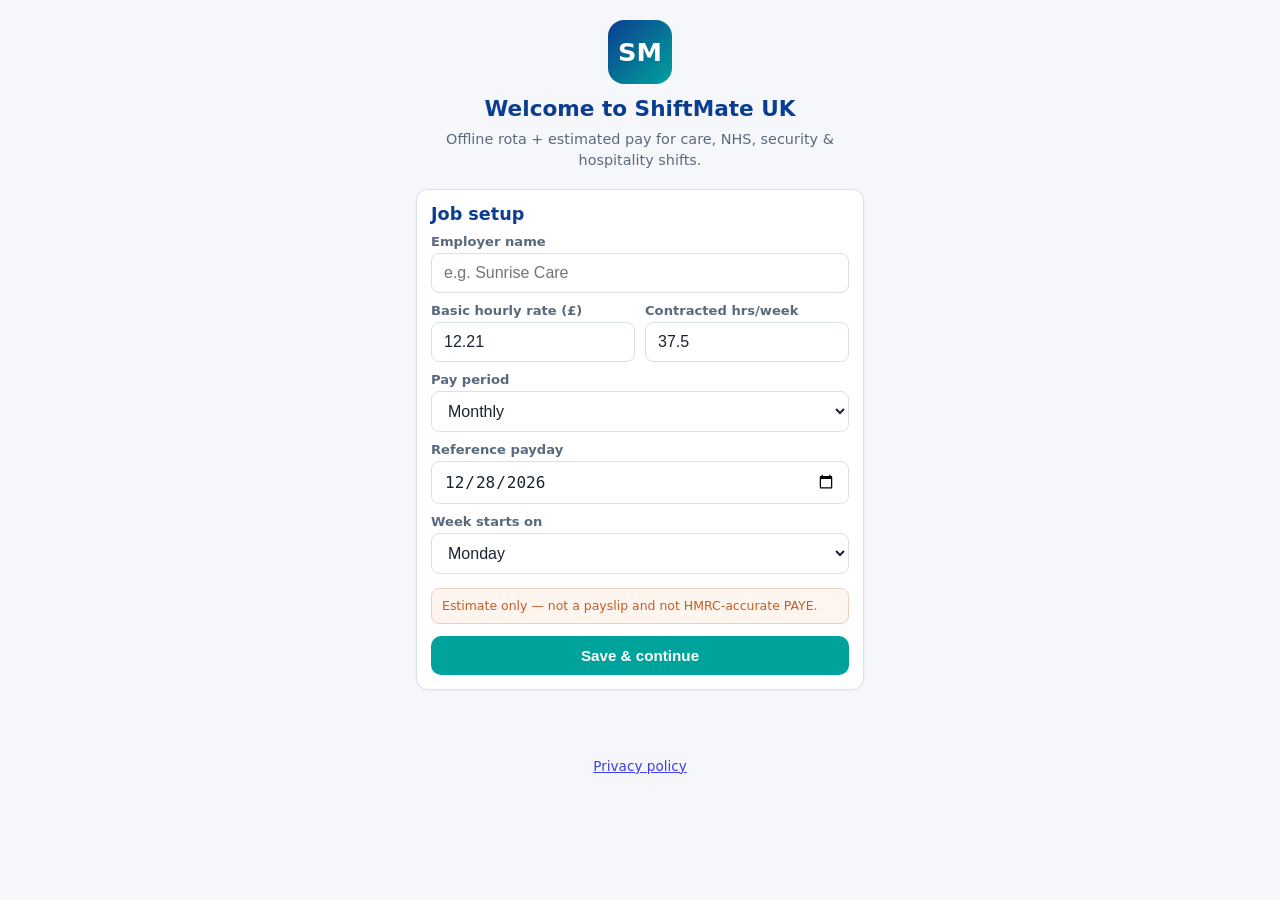
<file: index.html>
<!DOCTYPE html>
<html lang="en-GB">
<head>
  <meta charset="UTF-8" />
  <meta name="viewport" content="width=device-width, initial-scale=1, viewport-fit=cover" />
  <meta name="theme-color" content="#0B3D91" />
  <meta name="description" content="ShiftMate UK — offline rota & estimated pay for UK shift workers" />
  <meta name="apple-mobile-web-app-capable" content="yes" />
  <meta name="apple-mobile-web-app-status-bar-style" content="black-translucent" />
  <link rel="manifest" href="manifest.webmanifest" />
  <link rel="icon" href="icon-192.png" type="image/png" />
  <link rel="apple-touch-icon" href="icon-192.png" />
  <title>ShiftMate UK</title>
  <link rel="stylesheet" href="styles.css" />
</head>
<body>
  <!-- Onboarding (shown when !onboardingComplete) -->
  <section id="onboarding-screen" class="hidden">
    <div class="hero">
      <div class="logo">SM</div>
      <h1>Welcome to ShiftMate UK</h1>
      <p class="muted">Offline rota + estimated pay for care, NHS, security &amp; hospitality shifts.</p>
    </div>
    <div class="card">
      <h2>Job setup</h2>
      <label for="ob-employer">Employer name</label>
      <input id="ob-employer" type="text" placeholder="e.g. Sunrise Care" autocomplete="organization" />

      <div class="row-2">
        <div>
          <label for="ob-rate">Basic hourly rate (£)</label>
          <input id="ob-rate" type="number" step="0.01" min="0" placeholder="12.21" />
        </div>
        <div>
          <label for="ob-hours">Contracted hrs/week</label>
          <input id="ob-hours" type="number" step="0.5" min="0" placeholder="37.5" />
        </div>
      </div>

      <label for="ob-period">Pay period</label>
      <select id="ob-period">
        <option value="WEEKLY">Weekly</option>
        <option value="FORTNIGHTLY">Fortnightly</option>
        <option value="FOUR_WEEKLY">Four-weekly</option>
        <option value="MONTHLY" selected>Monthly</option>
      </select>

      <label for="ob-payday">Reference payday</label>
      <input id="ob-payday" type="date" />

      <label for="ob-weekstart">Week starts on</label>
      <select id="ob-weekstart">
        <option value="MONDAY" selected>Monday</option>
        <option value="SUNDAY">Sunday</option>
        <option value="SATURDAY">Saturday</option>
      </select>

      <p class="disclaimer" style="margin-top:14px">Estimate only — not a payslip and not HMRC-accurate PAYE.</p>
      <div class="btn-row">
        <button type="button" class="btn block accent" id="ob-save">Save &amp; continue</button>
      </div>
    </div>
  </section>

  <!-- Main app shell -->
  <div id="app-shell" class="hidden">
    <header class="app-header">
      <h1>ShiftMate UK</h1>
      <div class="sub" id="header-sub">Local-only · offline</div>
    </header>

    <main>
      <!-- HOME -->
      <section id="screen-home" class="screen active">
        <div id="home-unlock-banner" class="card warn-border hidden"></div>
        <div class="card accent-border" id="dash-next">
          <h2>Next shift</h2>
          <p class="muted" id="dash-next-body">No upcoming shifts</p>
        </div>

        <div class="card">
          <h2>This pay period</h2>
          <p class="muted" id="dash-period-range">—</p>
          <div class="stat-grid" style="margin-top:10px">
            <div class="stat">
              <div class="label">Scheduled hrs</div>
              <div class="value" id="dash-sched-hrs">0</div>
            </div>
            <div class="stat">
              <div class="label">Worked hrs</div>
              <div class="value" id="dash-worked-hrs">0</div>
            </div>
            <div class="stat">
              <div class="label">Overtime hrs</div>
              <div class="value warn" id="dash-ot-hrs">0</div>
            </div>
            <div class="stat">
              <div class="label">Sleep-ins</div>
              <div class="value" id="dash-sleepins">0</div>
            </div>
            <div class="stat">
              <div class="label">Expected gross</div>
              <div class="value accent" id="dash-gross">£0.00</div>
            </div>
            <div class="stat">
              <div class="label">Est. take-home</div>
              <div class="value accent" id="dash-net">£0.00</div>
            </div>
          </div>
          <p class="muted" style="margin-top:10px" id="dash-payday">Payday: —</p>
          <p class="disclaimer">Estimate only — not a payslip and not HMRC-accurate PAYE.</p>
        </div>

        <div class="card" id="dash-deductions-card">
          <h2>Deductions (estimate)</h2>
          <div class="stat-grid">
            <div class="stat"><div class="label">Tax</div><div class="value" id="dash-tax">£0.00</div></div>
            <div class="stat"><div class="label">NI</div><div class="value" id="dash-ni">£0.00</div></div>
            <div class="stat"><div class="label">Pension</div><div class="value" id="dash-pension">£0.00</div></div>
            <div class="stat"><div class="label">Employer</div><div class="value" id="dash-employer" style="font-size:0.95rem">—</div></div>
          </div>
        </div>
      </section>

      <!-- ROTA -->
      <section id="screen-rota" class="screen">
        <div class="cal-nav">
          <button type="button" class="btn ghost sm" id="cal-prev" aria-label="Previous month">‹</button>
          <h2 id="cal-title">Month</h2>
          <button type="button" class="btn ghost sm" id="cal-next" aria-label="Next month">›</button>
        </div>
        <div class="cal-grid" id="cal-dows"></div>
        <div class="cal-grid" id="cal-grid" style="margin-top:4px"></div>

        <div id="rota-unlock-banner" class="card warn-border hidden"></div>
        <div class="card" style="margin-top:14px">
          <div style="display:flex;justify-content:space-between;align-items:center;gap:8px">
            <h2 id="day-title" style="margin:0">Day</h2>
            <button type="button" class="btn accent sm" id="btn-add-shift">+ Add</button>
          </div>
          <div id="day-shifts"></div>
        </div>

        <div class="card" id="copy-week-card">
          <h2>Copy week forward</h2>
          <p class="muted" id="copy-week-summary">Select a day to copy its week.</p>
          <label for="copy-week-n">Copy into the next N weeks</label>
          <input id="copy-week-n" type="number" min="1" max="52" value="1" />
          <div class="check-row">
            <input type="checkbox" id="copy-week-skip" checked />
            <label for="copy-week-skip">Skip dates that already have a shift</label>
          </div>
          <div class="btn-row">
            <button type="button" class="btn" id="btn-copy-week">Copy week</button>
          </div>
        </div>

        <div class="card" id="pattern-card">
          <h2>Repeating pattern</h2>
          <p class="muted">Fill a date range from a cycle such as 4-on-4-off, or build your own.</p>
          <div class="row-2">
            <div>
              <label for="pattern-start">From</label>
              <input id="pattern-start" type="date" />
            </div>
            <div>
              <label for="pattern-end">To</label>
              <input id="pattern-end" type="date" />
            </div>
          </div>
          <label for="pattern-preset">Pattern</label>
          <select id="pattern-preset">
            <option value="4-on-4-off" selected>4-on-4-off</option>
            <option value="4-on-3-off">4-on-3-off</option>
            <option value="5-on-2-off">5-on-2-off (weekdays)</option>
            <option value="custom">Custom cycle</option>
          </select>
          <div id="pattern-on-type-wrap">
            <label for="pattern-on-type">Shift type on working days</label>
            <select id="pattern-on-type"></select>
          </div>
          <div id="pattern-custom-wrap" class="hidden">
            <label>Custom cycle (repeats from the start date)</label>
            <div id="pattern-custom-rows"></div>
            <div class="btn-row">
              <button type="button" class="btn ghost sm" id="btn-pattern-add-slot">+ Add day to cycle</button>
            </div>
          </div>
          <div class="check-row">
            <input type="checkbox" id="pattern-skip" checked />
            <label for="pattern-skip">Skip dates that already have a shift</label>
          </div>
          <p class="muted" id="pattern-preview"></p>
          <div class="btn-row">
            <button type="button" class="btn" id="btn-apply-pattern">Apply pattern</button>
          </div>
        </div>
      </section>

      <!-- TYPES -->
      <section id="screen-types" class="screen">
        <div style="display:flex;justify-content:space-between;align-items:center;margin-bottom:10px">
          <h2 style="margin:0">Shift types</h2>
          <button type="button" class="btn accent sm" id="btn-add-type">+ Add</button>
        </div>
        <div class="card" id="types-list"></div>
      </section>

      <!-- JOB -->
      <section id="screen-job" class="screen">
        <div class="card">
          <h2>Job profile</h2>
          <label for="job-employer">Employer name</label>
          <input id="job-employer" type="text" />

          <div class="row-2">
            <div>
              <label for="job-rate">Basic hourly rate (£)</label>
              <input id="job-rate" type="number" step="0.01" min="0" />
            </div>
            <div>
              <label for="job-hours">Contracted hrs/week</label>
              <input id="job-hours" type="number" step="0.5" min="0" />
            </div>
          </div>

          <label for="job-period">Pay period</label>
          <select id="job-period">
            <option value="WEEKLY">Weekly</option>
            <option value="FORTNIGHTLY">Fortnightly</option>
            <option value="FOUR_WEEKLY">Four-weekly</option>
            <option value="MONTHLY">Monthly</option>
          </select>

          <label for="job-payday">Reference payday</label>
          <input id="job-payday" type="date" />

          <label for="job-weekstart">Week starts on</label>
          <select id="job-weekstart">
            <option value="MONDAY">Monday</option>
            <option value="SUNDAY">Sunday</option>
            <option value="SATURDAY">Saturday</option>
          </select>

          <h3 style="margin-top:16px;font-size:1rem">Tax / NI / pension (estimate)</h3>
          <div class="row-2">
            <div>
              <label for="job-allowance">Personal allowance (£)</label>
              <input id="job-allowance" type="number" step="1" />
            </div>
            <div>
              <label for="job-taxrate">Basic tax %</label>
              <input id="job-taxrate" type="number" step="0.1" />
            </div>
          </div>
          <div class="row-2">
            <div>
              <label for="job-ni">Employee NI %</label>
              <input id="job-ni" type="number" step="0.1" />
            </div>
            <div>
              <label for="job-nithresh">NI threshold (£/yr)</label>
              <input id="job-nithresh" type="number" step="1" />
            </div>
          </div>
          <label for="job-pension">Pension %</label>
          <input id="job-pension" type="number" step="0.1" />

          <p class="disclaimer">Estimate only — not a payslip and not HMRC-accurate PAYE.</p>
          <div class="btn-row">
            <button type="button" class="btn block" id="job-save">Save job</button>
          </div>
        </div>
        <div class="card">
          <h2>Data</h2>
          <p class="muted">All data stays in this browser (localStorage). No accounts, no backend.</p>
          <div class="btn-row">
            <button type="button" class="btn sm" id="btn-export-json">Export JSON</button>
            <button type="button" class="btn sm secondary" id="btn-export-csv">Export CSV</button>
            <button type="button" class="btn sm ghost" id="btn-import-json">Import JSON</button>
            <input type="file" id="import-json-file" accept="application/json,.json" class="hidden" />
          </div>
          <div class="btn-row">
            <button type="button" class="btn ghost danger sm" id="btn-reset">Reset all data</button>
          </div>
          <p class="muted" id="data-status"></p>
        </div>
      </section>

      <!-- UNLOCK (shown only when UNLOCK_ENABLED) -->
      <section id="screen-unlock" class="screen">
        <div class="card accent-border" id="unlock-card">
          <h2>Unlock ShiftMate</h2>
          <p class="muted">A one-off purchase on this device. Data stays in your browser — no account required.</p>
          <p class="price-tag"><span id="unlock-price">£4.99</span> <span class="muted" id="unlock-price-label">one-off</span></p>
          <ul class="unlock-list">
            <li>Full rota, not just the next 4 weeks</li>
            <li>Full estimated pay breakdown, including take-home</li>
          </ul>
          <div class="btn-row">
            <a class="btn accent" id="unlock-pay" href="#" rel="noopener noreferrer">Pay with Stripe</a>
          </div>
          <p class="muted" id="unlock-pay-note">After payment you’ll come back here and unlock automatically. If that doesn’t happen, paste the unlock code below.</p>
          <label for="unlock-code">Unlock code</label>
          <input id="unlock-code" type="text" autocomplete="off" spellcheck="false" placeholder="Paste your code" />
          <div class="btn-row">
            <button type="button" class="btn" id="unlock-apply">Unlock</button>
          </div>
          <p class="muted" id="unlock-status"></p>
        </div>
      </section>
    </main>

    <nav class="bottom-nav" id="bottom-nav" aria-label="Main">
      <button type="button" data-tab="home" class="active"><span class="ico">⌂</span>Home</button>
      <button type="button" data-tab="rota"><span class="ico">▦</span>Rota</button>
      <button type="button" data-tab="types"><span class="ico">☰</span>Types</button>
      <button type="button" data-tab="job"><span class="ico">⚙</span>Job</button>
      <button type="button" data-tab="unlock" class="hidden"><span class="ico">★</span>Unlock</button>
    </nav>
  </div>

  <!-- Shift modal -->
  <div class="modal-backdrop" id="shift-modal" role="dialog" aria-modal="true">
    <div class="modal">
      <button type="button" class="modal-close" id="shift-modal-close" aria-label="Close">×</button>
      <h2 id="shift-modal-title">Add shift</h2>
      <input type="hidden" id="shift-id" />

      <label for="shift-type">Shift type</label>
      <select id="shift-type"></select>

      <label for="shift-title">Title</label>
      <input id="shift-title" type="text" />

      <label for="shift-date">Calendar date</label>
      <input id="shift-date" type="date" />

      <div class="row-2">
        <div>
          <label for="shift-start">Scheduled start</label>
          <input id="shift-start" type="datetime-local" />
        </div>
        <div>
          <label for="shift-end">Scheduled end</label>
          <input id="shift-end" type="datetime-local" />
        </div>
      </div>

      <div class="row-2">
        <div>
          <label for="shift-worked-start">Worked start</label>
          <input id="shift-worked-start" type="datetime-local" />
        </div>
        <div>
          <label for="shift-worked-end">Worked end</label>
          <input id="shift-worked-end" type="datetime-local" />
        </div>
      </div>

      <label for="shift-break">Unpaid break (minutes)</label>
      <input id="shift-break" type="number" min="0" step="5" />

      <label for="shift-leave">Leave type</label>
      <select id="shift-leave">
        <option value="NONE">None (worked / scheduled)</option>
        <option value="SICKNESS">Sickness</option>
        <option value="ANNUAL_LEAVE">Annual leave</option>
        <option value="UNPAID_LEAVE">Unpaid leave</option>
      </select>

      <div class="check-row">
        <input type="checkbox" id="shift-sleepin" />
        <label for="shift-sleepin">Sleep-in</label>
      </div>

      <label for="shift-bh">Bank holiday override</label>
      <select id="shift-bh">
        <option value="">Auto (England &amp; Wales list)</option>
        <option value="true">Force bank holiday</option>
        <option value="false">Force not bank holiday</option>
      </select>

      <label for="shift-notes">Notes</label>
      <textarea id="shift-notes" placeholder="Optional"></textarea>

      <div id="shift-pay-preview" class="muted" style="margin-top:10px"></div>

      <div class="btn-row">
        <button type="button" class="btn accent" id="shift-save">Save</button>
        <button type="button" class="btn ghost" id="shift-cancel">Cancel</button>
        <button type="button" class="btn danger sm hidden" id="shift-delete">Delete</button>
      </div>
    </div>
  </div>

  <!-- Type modal -->
  <div class="modal-backdrop" id="type-modal" role="dialog" aria-modal="true">
    <div class="modal">
      <button type="button" class="modal-close" id="type-modal-close" aria-label="Close">×</button>
      <h2 id="type-modal-title">Shift type</h2>
      <input type="hidden" id="type-id" />

      <label for="type-name">Name</label>
      <input id="type-name" type="text" />

      <div class="row-2">
        <div>
          <label for="type-start">Default start</label>
          <input id="type-start" type="time" />
        </div>
        <div>
          <label for="type-end">Default end</label>
          <input id="type-end" type="time" />
        </div>
      </div>

      <label for="type-break">Unpaid break (minutes)</label>
      <input id="type-break" type="number" min="0" step="5" />

      <label for="type-rate">Hourly rate override (£, blank = job rate)</label>
      <input id="type-rate" type="number" step="0.01" min="0" placeholder="Inherit job rate" />

      <div class="check-row">
        <input type="checkbox" id="type-night" />
        <label for="type-night">Night enhancement</label>
      </div>
      <div class="row-2">
        <div>
          <label for="type-night-start">Night start</label>
          <input id="type-night-start" type="time" value="20:00" />
        </div>
        <div>
          <label for="type-night-end">Night end</label>
          <input id="type-night-end" type="time" value="06:00" />
        </div>
      </div>
      <label for="type-night-rate">Night enhancement £/hr</label>
      <input id="type-night-rate" type="number" step="0.01" min="0" />

      <div class="check-row">
        <input type="checkbox" id="type-sleep" />
        <label for="type-sleep">Sleep-in enabled</label>
      </div>
      <label for="type-sleep-amt">Sleep-in fixed amount (£)</label>
      <input id="type-sleep-amt" type="number" step="0.01" min="0" />

      <label for="type-bh-mult">Bank holiday multiplier</label>
      <input id="type-bh-mult" type="number" step="0.1" min="0" value="1" />

      <div class="row-2">
        <div>
          <label for="type-ot-thresh">OT threshold (hrs)</label>
          <input id="type-ot-thresh" type="number" step="0.5" min="0" placeholder="Optional" />
        </div>
        <div>
          <label for="type-ot-mult">OT multiplier</label>
          <input id="type-ot-mult" type="number" step="0.1" min="0" value="1.5" />
        </div>
      </div>

      <div class="btn-row">
        <button type="button" class="btn accent" id="type-save">Save</button>
        <button type="button" class="btn ghost" id="type-cancel">Cancel</button>
        <button type="button" class="btn danger sm hidden" id="type-delete">Delete</button>
      </div>
    </div>
  </div>

  <script src="config.js"></script>
  <script src="pay.js"></script>
  <script src="rota.js"></script>
  <script src="unlock.js"></script>
  <script src="app.js"></script>
<footer style="text-align:center;font-size:.85rem;padding:1rem;opacity:.75"><a href="privacy.html">Privacy policy</a></footer>
</body>
</html>
</file>
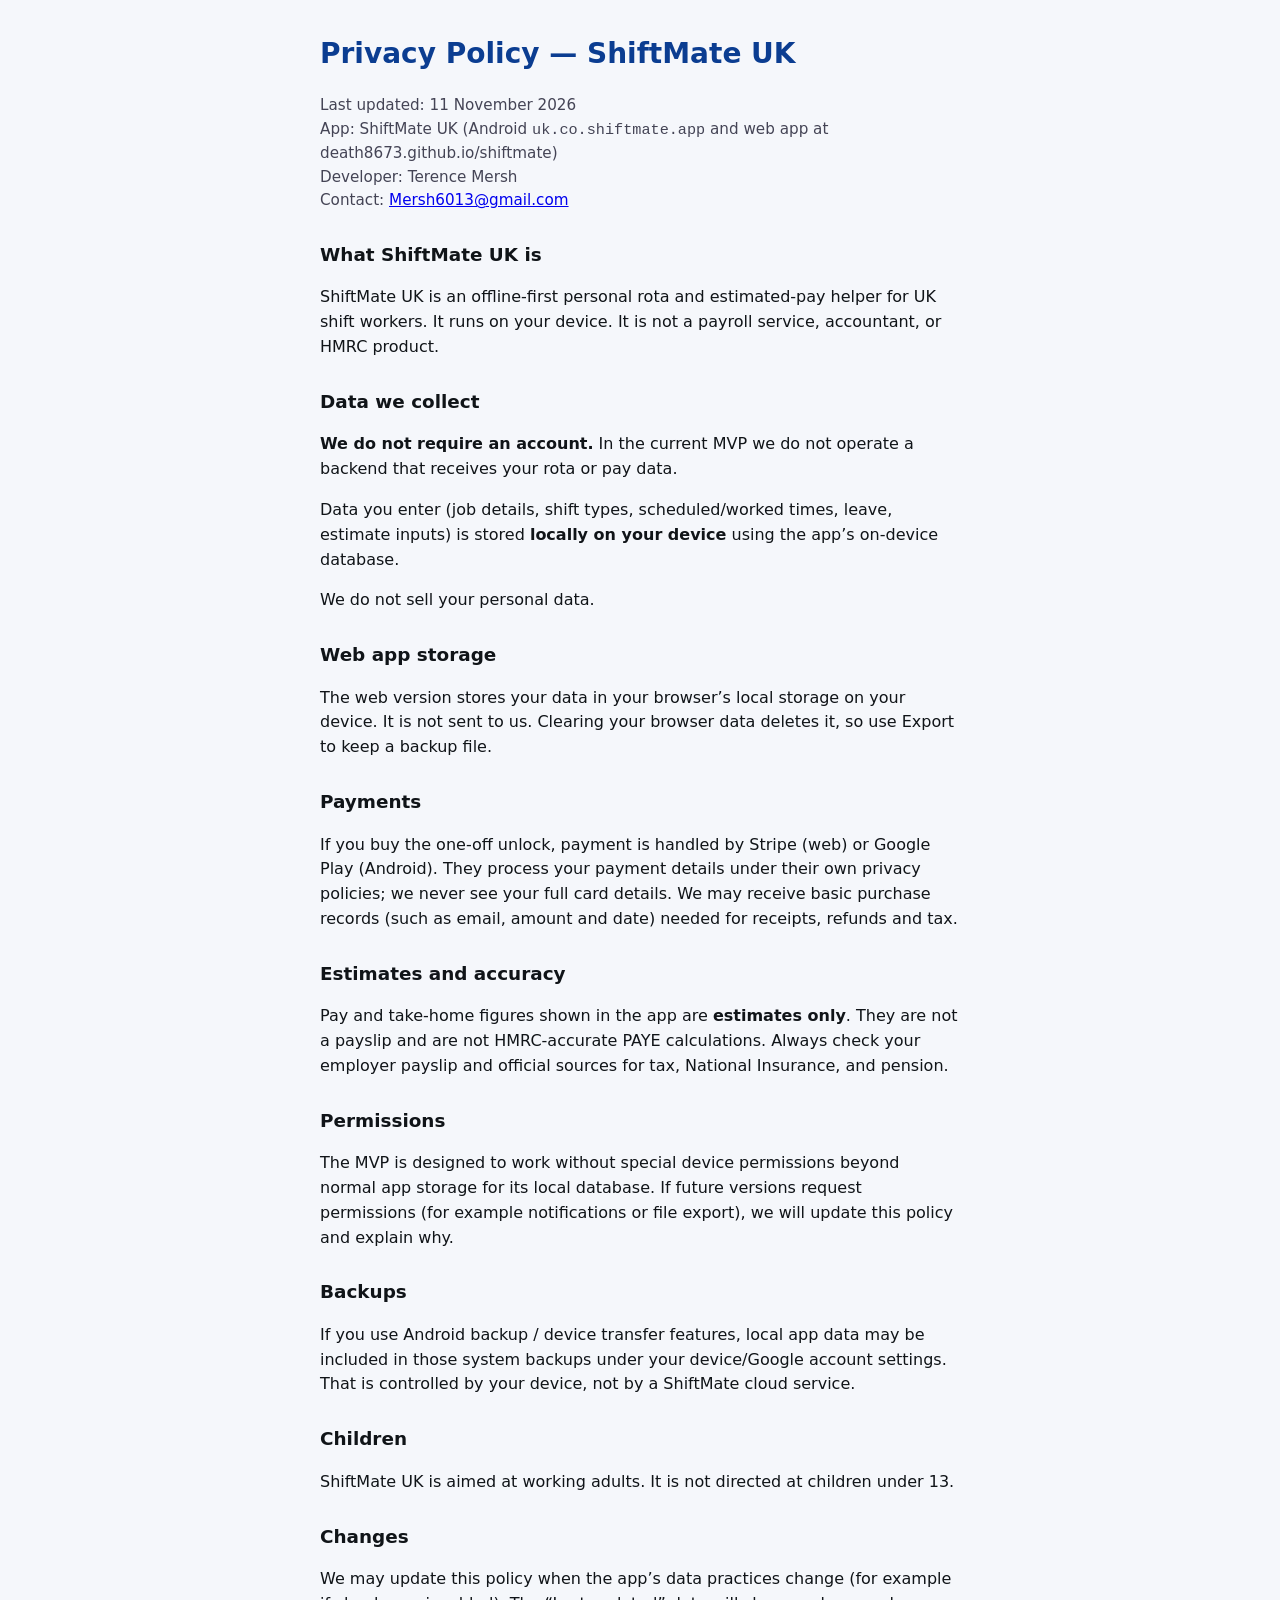
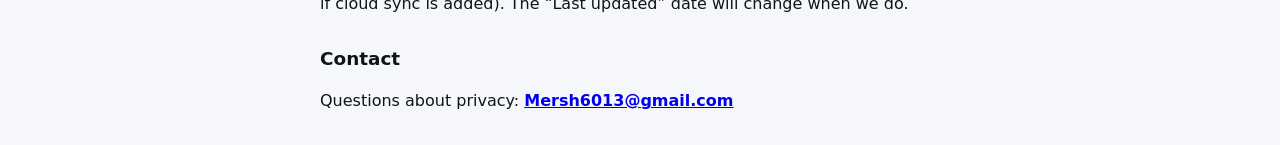
<file: privacy.html>
<!DOCTYPE html>
<html lang="en-GB">
<head>
<meta charset="utf-8">
<meta name="viewport" content="width=device-width, initial-scale=1">
<title>Privacy Policy — ShiftMate UK</title>
<style>
  body { font-family: system-ui, Segoe UI, Roboto, sans-serif; max-width: 40rem; margin: 2rem auto; padding: 0 1.25rem; line-height: 1.55; color: #101418; background: #F5F7FB; }
  h1 { color: #0B3D91; font-size: 1.75rem; }
  h2 { margin-top: 1.75rem; font-size: 1.15rem; }
  .meta { color: #445; font-size: .95rem; }
  .draft { background: #FFF4E5; border-left: 4px solid #C45C26; padding: .75rem 1rem; margin: 1.25rem 0; }
</style>
</head>
<body>
<h1>Privacy Policy — ShiftMate UK</h1>
<p class="meta">Last updated: 11 November 2026<br>
App: ShiftMate UK (Android <code>uk.co.shiftmate.app</code> and web app at death8673.github.io/shiftmate)<br>
Developer: Terence Mersh<br>
Contact: <a href="mailto:Mersh6013@gmail.com">Mersh6013@gmail.com</a></p>
<h2>What ShiftMate UK is</h2>
<p>ShiftMate UK is an offline-first personal rota and estimated-pay helper for UK shift workers. It runs on your device. It is not a payroll service, accountant, or HMRC product.</p>
<h2>Data we collect</h2>
<p><strong>We do not require an account.</strong> In the current MVP we do not operate a backend that receives your rota or pay data.</p>
<p>Data you enter (job details, shift types, scheduled/worked times, leave, estimate inputs) is stored <strong>locally on your device</strong> using the app’s on-device database.</p>
<p>We do not sell your personal data.</p>
<h2>Web app storage</h2>
<p>The web version stores your data in your browser’s local storage on your device. It is not sent to us. Clearing your browser data deletes it, so use Export to keep a backup file.</p>
<h2>Payments</h2>
<p>If you buy the one-off unlock, payment is handled by Stripe (web) or Google Play (Android). They process your payment details under their own privacy policies; we never see your full card details. We may receive basic purchase records (such as email, amount and date) needed for receipts, refunds and tax.</p>
<h2>Estimates and accuracy</h2>
<p>Pay and take-home figures shown in the app are <strong>estimates only</strong>. They are not a payslip and are not HMRC-accurate PAYE calculations. Always check your employer payslip and official sources for tax, National Insurance, and pension.</p>
<h2>Permissions</h2>
<p>The MVP is designed to work without special device permissions beyond normal app storage for its local database. If future versions request permissions (for example notifications or file export), we will update this policy and explain why.</p>
<h2>Backups</h2>
<p>If you use Android backup / device transfer features, local app data may be included in those system backups under your device/Google account settings. That is controlled by your device, not by a ShiftMate cloud service.</p>
<h2>Children</h2>
<p>ShiftMate UK is aimed at working adults. It is not directed at children under 13.</p>
<h2>Changes</h2>
<p>We may update this policy when the app’s data practices change (for example if cloud sync is added). The “Last updated” date will change when we do.</p>
<h2>Contact</h2>
<p>Questions about privacy: <strong><a href="mailto:Mersh6013@gmail.com">Mersh6013@gmail.com</a></strong></p>
</body>
</html>
</file>
<file: styles.css>
:root {
  --primary: #0B3D91;
  --secondary: #1B6CA8;
  --accent: #00A39B;
  --warn: #C45C26;
  --bg: #F5F7FB;
  --surface: #ffffff;
  --text: #1a2332;
  --muted: #5a6a7e;
  --border: #d8e0ec;
  --danger: #b42318;
  --radius: 12px;
  --nav-h: 64px;
  --safe-bottom: env(safe-area-inset-bottom, 0px);
  font-family: system-ui, -apple-system, "Segoe UI", Roboto, Ubuntu, sans-serif;
}

*, *::before, *::after { box-sizing: border-box; }

html, body {
  margin: 0;
  padding: 0;
  background: var(--bg);
  color: var(--text);
  min-height: 100%;
  -webkit-tap-highlight-color: transparent;
}

body {
  padding-bottom: calc(var(--nav-h) + var(--safe-bottom) + 8px);
}

h1, h2, h3 { margin: 0 0 0.5rem; font-weight: 700; color: var(--primary); }
h1 { font-size: 1.35rem; }
h2 { font-size: 1.1rem; }
p { margin: 0.4rem 0; line-height: 1.45; }

.app-header {
  background: linear-gradient(135deg, var(--primary), var(--secondary));
  color: #fff;
  padding: 14px 16px 12px;
  position: sticky;
  top: 0;
  z-index: 20;
  box-shadow: 0 2px 8px rgba(11, 61, 145, 0.25);
}
.app-header h1 { color: #fff; margin: 0; font-size: 1.2rem; }
.app-header .sub { opacity: 0.85; font-size: 0.8rem; margin-top: 2px; }

.screen { display: none; padding: 14px 14px 24px; max-width: 560px; margin: 0 auto; }
.screen.active { display: block; }

.card {
  background: var(--surface);
  border-radius: var(--radius);
  padding: 14px;
  margin-bottom: 12px;
  border: 1px solid var(--border);
  box-shadow: 0 1px 3px rgba(26, 35, 50, 0.04);
}
.card.accent-border { border-left: 4px solid var(--accent); }
.card.warn-border { border-left: 4px solid var(--warn); }

.muted { color: var(--muted); font-size: 0.9rem; }
.disclaimer {
  font-size: 0.78rem;
  color: var(--warn);
  background: #fff5ef;
  border: 1px solid #f0d0bc;
  border-radius: 8px;
  padding: 8px 10px;
  margin-top: 10px;
}

.stat-grid {
  display: grid;
  grid-template-columns: 1fr 1fr;
  gap: 10px;
}
.stat {
  background: #f0f4fa;
  border-radius: 10px;
  padding: 10px;
}
.stat .label { font-size: 0.75rem; color: var(--muted); text-transform: uppercase; letter-spacing: 0.03em; }
.stat .value { font-size: 1.15rem; font-weight: 700; color: var(--primary); margin-top: 2px; }
.stat .value.accent { color: var(--accent); }
.stat .value.warn { color: var(--warn); }

label {
  display: block;
  font-size: 0.82rem;
  font-weight: 600;
  color: var(--muted);
  margin: 10px 0 4px;
}
input, select, textarea {
  width: 100%;
  padding: 10px 12px;
  border: 1px solid var(--border);
  border-radius: 8px;
  font-size: 1rem;
  background: #fff;
  color: var(--text);
}
input:focus, select:focus, textarea:focus {
  outline: 2px solid var(--accent);
  outline-offset: 1px;
  border-color: var(--accent);
}
textarea { min-height: 64px; resize: vertical; }
.row-2 {
  display: grid;
  grid-template-columns: 1fr 1fr;
  gap: 10px;
}
.check-row {
  display: flex;
  align-items: center;
  gap: 8px;
  margin-top: 10px;
}
.check-row input { width: auto; }
.check-row label { margin: 0; font-weight: 500; color: var(--text); }

.btn {
  display: inline-flex;
  align-items: center;
  justify-content: center;
  gap: 6px;
  border: none;
  border-radius: 10px;
  padding: 11px 16px;
  font-size: 0.95rem;
  font-weight: 600;
  cursor: pointer;
  background: var(--primary);
  color: #fff;
}
.btn:active { transform: scale(0.98); }
.btn.secondary { background: var(--secondary); }
.btn.accent { background: var(--accent); }
.btn.ghost {
  background: transparent;
  color: var(--primary);
  border: 1px solid var(--border);
}
.btn.warn { background: var(--warn); }
.btn.danger { background: var(--danger); }
.btn.block { width: 100%; }
.btn.sm { padding: 7px 12px; font-size: 0.85rem; }
.btn-row { display: flex; flex-wrap: wrap; gap: 8px; margin-top: 12px; }

.bottom-nav {
  position: fixed;
  left: 0; right: 0; bottom: 0;
  height: calc(var(--nav-h) + var(--safe-bottom));
  padding-bottom: var(--safe-bottom);
  background: var(--surface);
  border-top: 1px solid var(--border);
  display: flex;
  z-index: 30;
  box-shadow: 0 -2px 10px rgba(0,0,0,0.05);
}
.bottom-nav button {
  flex: 1;
  border: none;
  background: transparent;
  color: var(--muted);
  font-size: 0.72rem;
  font-weight: 600;
  padding: 8px 4px;
  display: flex;
  flex-direction: column;
  align-items: center;
  gap: 2px;
  cursor: pointer;
}
.bottom-nav button .ico { font-size: 1.25rem; line-height: 1; }
.bottom-nav button.active { color: var(--primary); }
.bottom-nav.hidden { display: none; }

/* Calendar */
.cal-nav {
  display: flex;
  align-items: center;
  justify-content: space-between;
  margin-bottom: 10px;
}
.cal-nav h2 { margin: 0; font-size: 1.05rem; }
.cal-grid {
  display: grid;
  grid-template-columns: repeat(7, 1fr);
  gap: 4px;
}
.cal-dow {
  text-align: center;
  font-size: 0.7rem;
  font-weight: 700;
  color: var(--muted);
  padding: 4px 0;
}
.cal-day {
  aspect-ratio: 1;
  border: 1px solid transparent;
  border-radius: 10px;
  background: #fff;
  display: flex;
  flex-direction: column;
  align-items: center;
  justify-content: center;
  font-size: 0.85rem;
  cursor: pointer;
  position: relative;
  padding: 0;
  color: var(--text);
}
.cal-day.other { opacity: 0.35; }
.cal-day.today { border-color: var(--accent); font-weight: 700; }
.cal-day.selected { background: var(--primary); color: #fff; }
.cal-day.has-shift::after {
  content: '';
  width: 5px; height: 5px;
  border-radius: 50%;
  background: var(--accent);
  margin-top: 2px;
}
.cal-day.selected.has-shift::after { background: #fff; }
.cal-day.bh { color: var(--warn); }

.list-item {
  display: flex;
  justify-content: space-between;
  align-items: flex-start;
  gap: 10px;
  padding: 12px 0;
  border-bottom: 1px solid var(--border);
}
.list-item:last-child { border-bottom: none; }
.list-item .title { font-weight: 600; }
.list-item .meta { font-size: 0.85rem; color: var(--muted); }
.badge {
  display: inline-block;
  font-size: 0.7rem;
  font-weight: 700;
  padding: 2px 7px;
  border-radius: 999px;
  background: #e8f0ff;
  color: var(--primary);
}
.badge.leave { background: #fff0e8; color: var(--warn); }
.badge.sleep { background: #e6f7f6; color: var(--accent); }

.modal-backdrop {
  display: none;
  position: fixed;
  inset: 0;
  background: rgba(10, 20, 40, 0.45);
  z-index: 40;
  align-items: flex-end;
  justify-content: center;
  padding: 0;
}
.modal-backdrop.open { display: flex; }
.modal {
  background: var(--surface);
  width: 100%;
  max-width: 560px;
  max-height: 92vh;
  overflow: auto;
  border-radius: 16px 16px 0 0;
  padding: 16px 16px calc(16px + var(--safe-bottom));
  animation: slideUp 0.2s ease;
}
@keyframes slideUp {
  from { transform: translateY(40px); opacity: 0.6; }
  to { transform: translateY(0); opacity: 1; }
}
.modal h2 { margin-bottom: 8px; }
.modal-close {
  float: right;
  background: transparent;
  border: none;
  font-size: 1.4rem;
  color: var(--muted);
  cursor: pointer;
  line-height: 1;
}

.empty {
  text-align: center;
  padding: 24px 12px;
  color: var(--muted);
}

#onboarding-screen {
  max-width: 480px;
  margin: 0 auto;
  padding: 20px 16px 40px;
}
#onboarding-screen .hero {
  text-align: center;
  margin-bottom: 18px;
}
#onboarding-screen .hero .logo {
  width: 64px; height: 64px;
  border-radius: 16px;
  background: linear-gradient(135deg, var(--primary), var(--accent));
  margin: 0 auto 12px;
  display: flex; align-items: center; justify-content: center;
  color: #fff; font-size: 1.6rem; font-weight: 800;
}

.hidden { display: none !important; }

@media (min-width: 600px) {
  .modal-backdrop { align-items: center; padding: 24px; }
  .modal { border-radius: 16px; max-height: 85vh; }
}

a.btn {
  text-decoration: none;
  color: #fff;
}
a.btn.ghost { color: var(--primary); }
a.btn[aria-disabled="true"],
.btn:disabled,
a.btn.is-disabled {
  opacity: 0.5;
  pointer-events: none;
  cursor: not-allowed;
}

.price-tag {
  font-size: 1.6rem;
  font-weight: 800;
  color: var(--primary);
  margin: 8px 0 4px;
}
.unlock-list {
  margin: 8px 0 4px;
  padding-left: 1.15rem;
  color: var(--text);
  font-size: 0.95rem;
}
.unlock-list li { margin: 4px 0; }

.cal-day.locked { opacity: 0.55; }
.cal-day.locked::before {
  content: '';
}

.locked-value {
  font-size: 0.95rem;
  color: var(--muted);
  font-weight: 600;
}

.cycle-row {
  display: grid;
  grid-template-columns: 2.2rem 1fr auto;
  gap: 8px;
  align-items: center;
  margin-top: 8px;
}
.cycle-row .cycle-day {
  font-size: 0.8rem;
  font-weight: 700;
  color: var(--muted);
  text-align: center;
}

.status-ok { color: var(--accent); font-size: 0.9rem; margin-top: 8px; }
.status-err { color: var(--danger); font-size: 0.9rem; margin-top: 8px; }

#unlock-status.status-ok,
#unlock-status.status-err,
#data-status.status-ok,
#data-status.status-err { display: block; }
</file>
